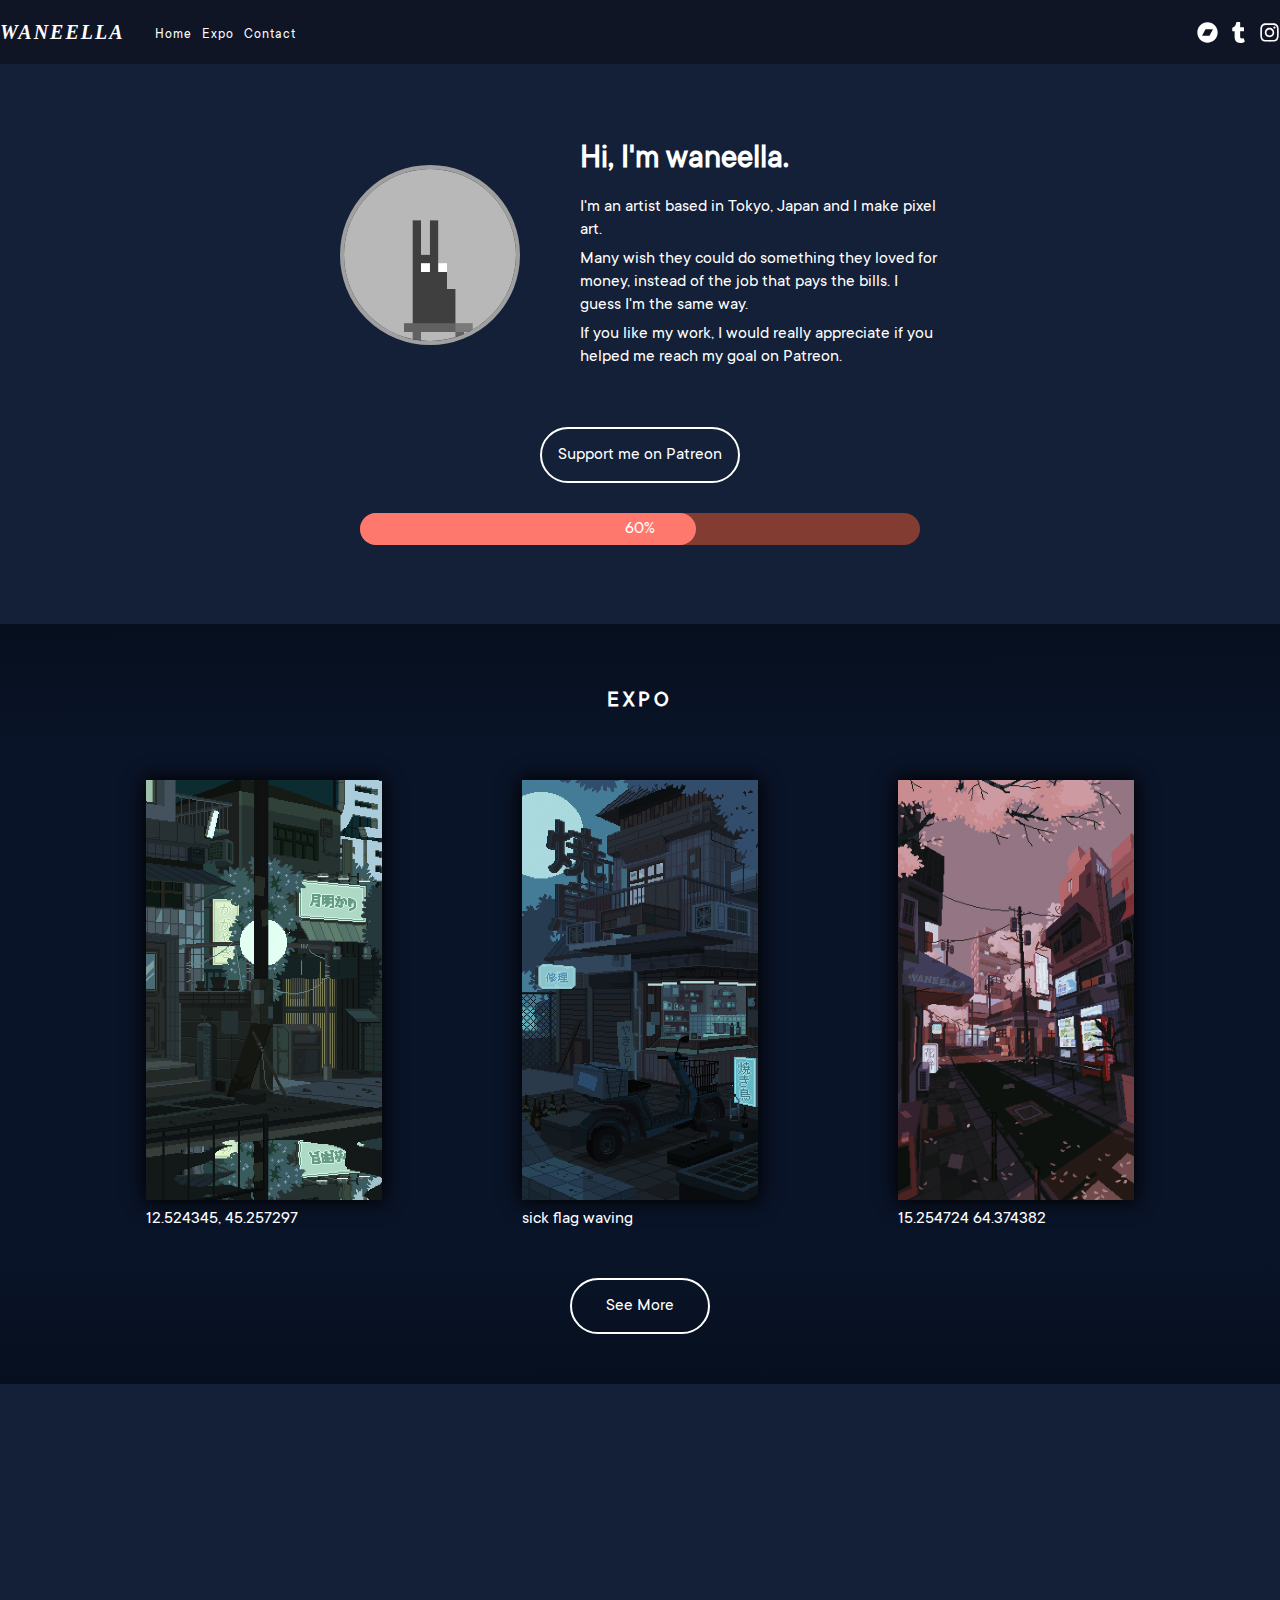
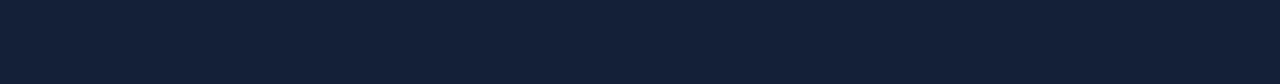
<file: built/index.html>
<!DOCTYPE html>
<html>
<head>
  <meta charset="UTF-8">
  <link href="fonts.css" rel="stylesheet">
  <script src="app.js"></script>
</head>
<body>
  <div id="elm-node"></div>
  <script>
    let app = Elm.Main.init({node: document.getElementById("elm-node")});
  </script>
</body>
</html>
</file>
<file: built/fonts.css>
@font-face {
    font-family: 'TT Commons';
    font-style: 'normal';
    font-weight: '500';
    font-display: 'swap';
    src: url(TTCommons/TTCommons-Medium.woff2) format('woff2');
}

@font-face {
    font-family: 'TT Commons';
    font-style: 'normal';
    font-weight: '600';
    font-display: 'swap';
    src: url(TTCommons/TTCommons-DemiBold.woff2) format('woff2');
}

@font-face {
    font-family: 'TT Commons';
    font-style: 'normal';
    font-weight: '400';
    font-display: 'swap';
    src: url(TTCommons/TTCommons-Regular.woff2) format('woff2');
}
</file>
